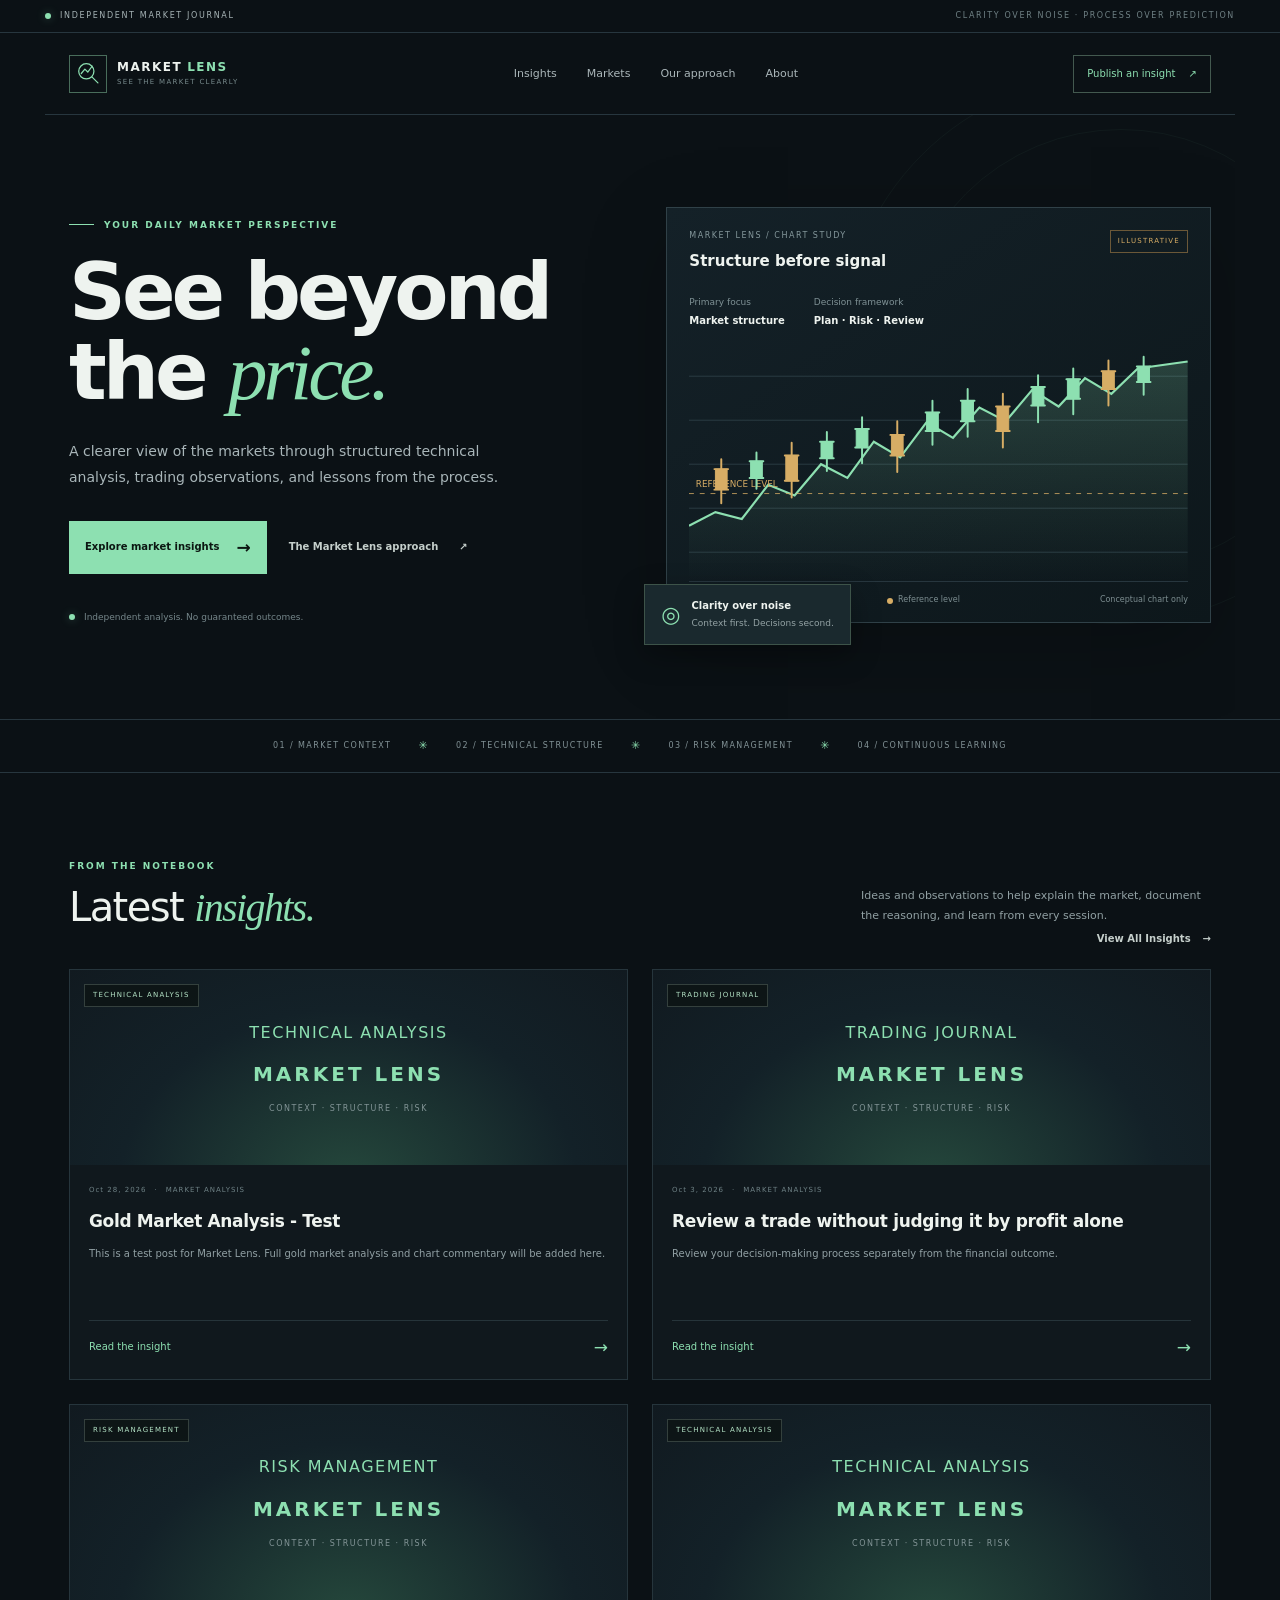
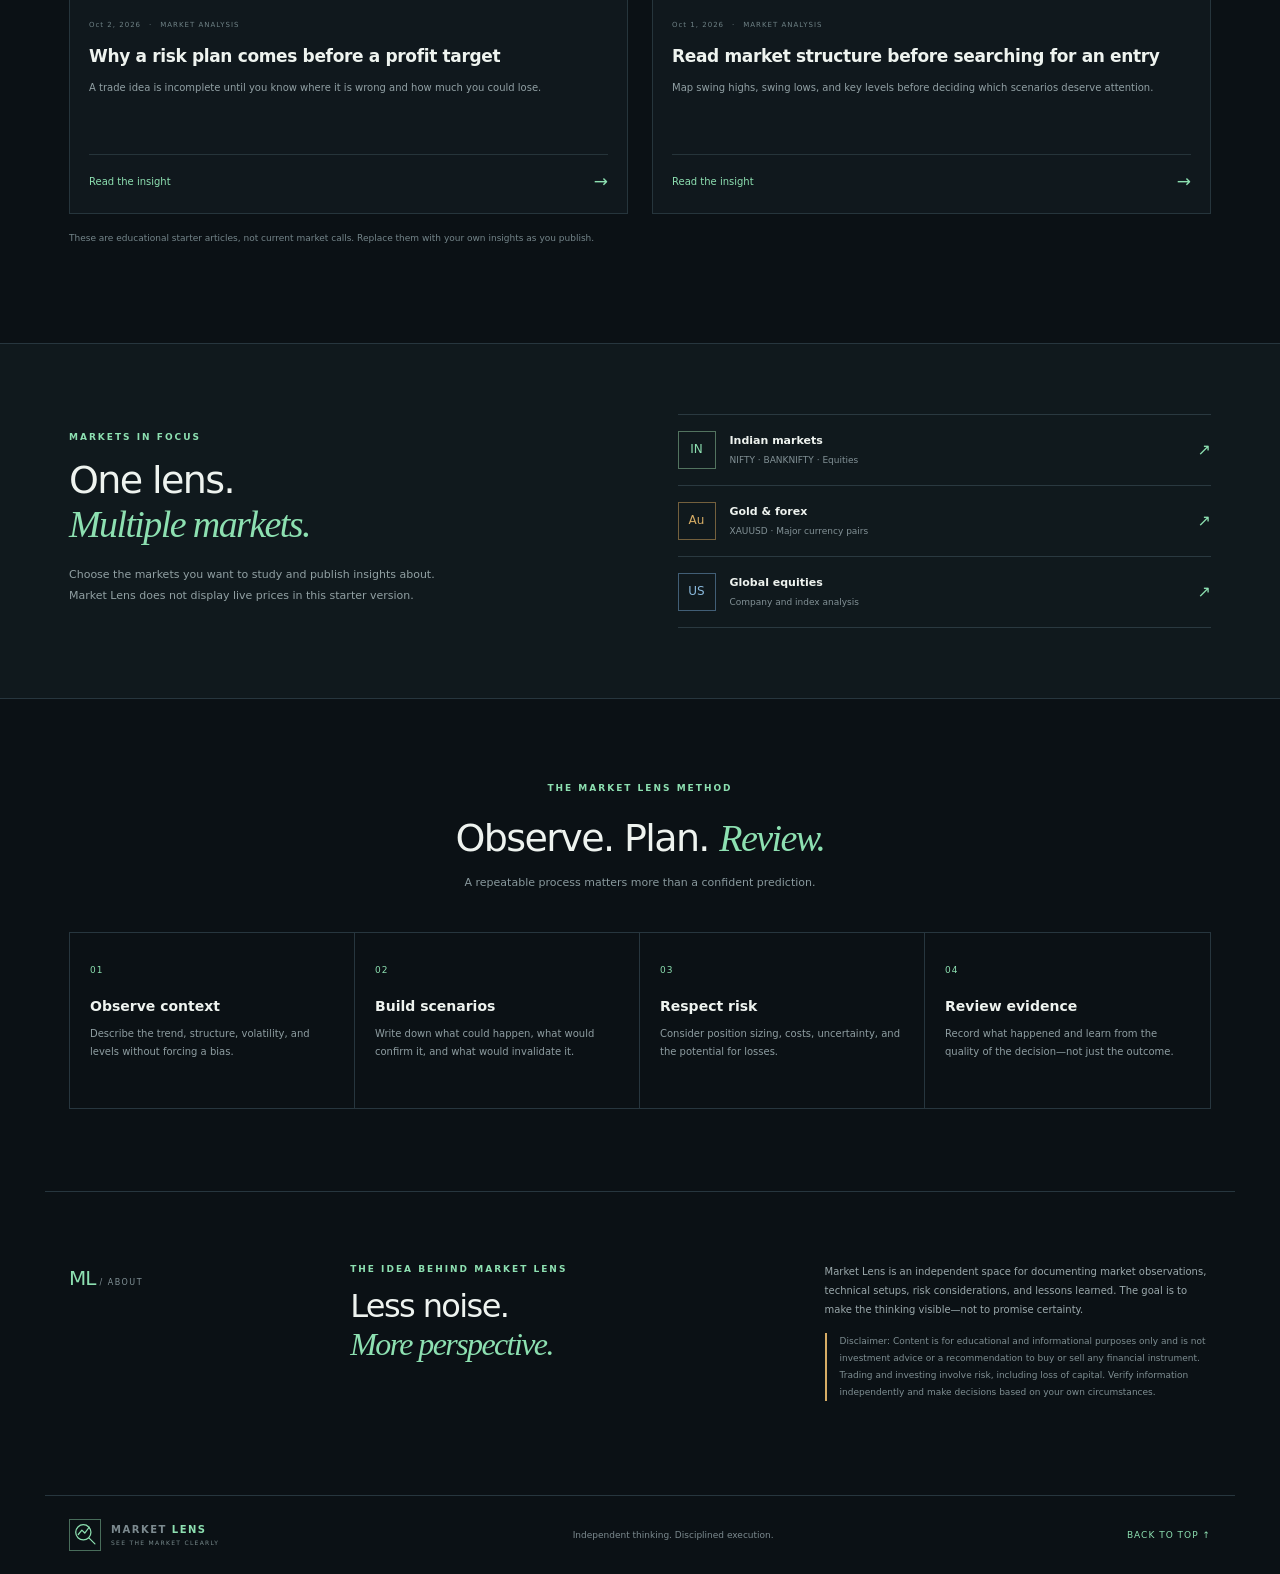
<file: index.html>
<!doctype html>
<html lang="en">
<head>
  <meta charset="utf-8">
  <meta name="viewport" content="width=device-width, initial-scale=1">
  <meta name="description" content="Market Lens — daily market observations, technical analysis, trading ideas, and lessons in risk management.">
  <meta name="theme-color" content="#0b1115">
  <title>Market Lens — Trading Insights</title>
  <link rel="icon" href="assets/favicon.svg" type="image/svg+xml">
  <link rel="stylesheet" href="style.css">
</head>
<body>
  <div class="announcement"><span class="status-dot"></span> INDEPENDENT MARKET JOURNAL <span class="announcement-right">CLARITY OVER NOISE · PROCESS OVER PREDICTION</span></div>
  <header class="header">
    <a class="brand" href="#home" aria-label="Market Lens home"><span class="brand-icon"><svg viewBox="0 0 40 40" aria-hidden="true"><circle cx="17" cy="17" r="10.5"/><path d="m25 25 8 8M10 20l5-6 4 4 6-8"/></svg></span><span class="brand-name">MARKET<span>LENS</span><small>SEE THE MARKET CLEARLY</small></span></a>
    <button class="menu-toggle" id="menuToggle" aria-label="Toggle navigation" aria-expanded="false">☰</button>
    <nav class="nav" id="nav"><a href="#insights">Insights</a><a href="#markets">Markets</a><a href="#method">Our approach</a><a href="#about">About</a></nav>
    <a class="header-button" href="https://app.pagescms.org/" target="_blank" rel="noopener">Publish an insight <span>↗</span></a>
  </header>

  <main id="home">
    <section class="hero">
      <div class="hero-content">
        <p class="eyebrow"><span></span> YOUR DAILY MARKET PERSPECTIVE</p>
        <h1>See beyond<br>the <em>price.</em></h1>
        <p class="hero-lede">A clearer view of the markets through structured technical analysis, trading observations, and lessons from the process.</p>
        <div class="hero-buttons"><a class="button primary" href="#insights">Explore market insights <span>→</span></a><a class="button text-button" href="#method">The Market Lens approach <span>↗</span></a></div>
        <div class="hero-footnote"><span class="status-dot"></span> Independent analysis. No guaranteed outcomes.</div>
      </div>
      <div class="hero-art">
        <div class="chart-window">
          <div class="window-head"><div class="window-title"><span class="window-kicker">MARKET LENS / CHART STUDY</span><strong>Structure before signal</strong></div><span class="pill">ILLUSTRATIVE</span></div>
          <div class="chart-metrics"><div><small>Primary focus</small><strong>Market structure</strong></div><div><small>Decision framework</small><strong>Plan · Risk · Review</strong></div></div>
          <svg class="candles" viewBox="0 0 510 245" role="img" aria-label="Decorative illustrative candlestick chart, not live market data">
            <defs><linearGradient id="chartFill" x1="0" y1="0" x2="0" y2="1"><stop offset="0" stop-color="#8de0b1" stop-opacity=".2"/><stop offset="1" stop-color="#8de0b1" stop-opacity="0"/></linearGradient></defs>
            <g class="gridlines"><path d="M0 35H510M0 80H510M0 125H510M0 170H510M0 215H510"/></g>
            <path class="chart-area" d="M0 188 L27 174 L54 181 L81 146 L108 157 L135 125 L162 139 L189 102 L216 118 L243 82 L270 98 L297 67 L324 81 L351 49 L378 66 L405 37 L432 53 L459 27 L510 20 L510 245 L0 245Z"/>
            <path class="chart-line" d="M0 188 L27 174 L54 181 L81 146 L108 157 L135 125 L162 139 L189 102 L216 118 L243 82 L270 98 L297 67 L324 81 L351 49 L378 66 L405 37 L432 53 L459 27 L510 20"/>
            <path class="level" d="M0 155H510"/><text x="7" y="148" class="level-label">REFERENCE LEVEL</text>
            <g class="candle-set">
              <path d="M33 120V165M26 130H40M26 151H40" class="down"/><rect x="27" y="130" width="12" height="21" class="down-fill"/>
              <path d="M69 113V150M62 122H76M62 139H76" class="up"/><rect x="63" y="122" width="12" height="17" class="up-fill"/>
              <path d="M105 103V159M98 116H112M98 142H112" class="down"/><rect x="99" y="116" width="12" height="26" class="down-fill"/>
              <path d="M141 92V132M134 102H148M134 119H148" class="up"/><rect x="135" y="102" width="12" height="17" class="up-fill"/>
              <path d="M177 77V124M170 89H184M170 108H184" class="up"/><rect x="171" y="89" width="12" height="19" class="up-fill"/>
              <path d="M213 81V133M206 95H220M206 116H220" class="down"/><rect x="207" y="95" width="12" height="21" class="down-fill"/>
              <path d="M249 60V105M242 72H256M242 91H256" class="up"/><rect x="243" y="72" width="12" height="19" class="up-fill"/>
              <path d="M285 48V97M278 60H292M278 81H292" class="up"/><rect x="279" y="60" width="12" height="21" class="up-fill"/>
              <path d="M321 53V108M314 66H328M314 91H328" class="down"/><rect x="315" y="66" width="12" height="25" class="down-fill"/>
              <path d="M357 34V82M350 46H364M350 65H364" class="up"/><rect x="351" y="46" width="12" height="19" class="up-fill"/>
              <path d="M393 27V74M386 38H400M386 58H400" class="up"/><rect x="387" y="38" width="12" height="20" class="up-fill"/>
              <path d="M429 19V65M422 30H436M422 48H436" class="down"/><rect x="423" y="30" width="12" height="18" class="down-fill"/>
              <path d="M465 15V54M458 25H472M458 41H472" class="up"/><rect x="459" y="25" width="12" height="16" class="up-fill"/>
            </g>
          </svg>
          <div class="chart-legend"><span><i class="legend-up"></i> Price action</span><span><i class="legend-level"></i> Reference level</span><span>Conceptual chart only</span></div>
        </div>
        <div class="floating-card"><span class="floating-icon">◎</span><div><strong>Clarity over noise</strong><small>Context first. Decisions second.</small></div></div>
        <div class="art-orbit orbit-one"></div><div class="art-orbit orbit-two"></div>
      </div>
    </section>

    <div class="principles"><span>01 / MARKET CONTEXT</span><b>✳</b><span>02 / TECHNICAL STRUCTURE</span><b>✳</b><span>03 / RISK MANAGEMENT</span><b>✳</b><span>04 / CONTINUOUS LEARNING</span></div>

    <section class="section insights-section" id="insights">
      <div class="section-heading"><div><p class="eyebrow">FROM THE NOTEBOOK</p><h2>Latest <em>insights.</em></h2></div><p class="section-description">Ideas and observations to help explain the market, document the reasoning, and learn from every session.</p></div>
      <div class="insights-archive-link"><a class="button text-button" href="insights.html">View All Insights <span aria-hidden="true">→</span></a></div>
      <div class="post-grid">
        <p class="loading-posts">Loading the latest market insights…</p>
      </div>
      <p class="starter-note">These are educational starter articles, not current market calls. Replace them with your own insights as you publish.</p>
    </section>

    <section class="markets-section" id="markets"><div class="markets-inner"><div><p class="eyebrow">MARKETS IN FOCUS</p><h2>One lens.<br><em>Multiple markets.</em></h2><p class="section-description">Choose the markets you want to study and publish insights about. Market Lens does not display live prices in this starter version.</p></div><div class="market-list"><div><span class="market-symbol">IN</span><span><strong>Indian markets</strong><small>NIFTY · BANKNIFTY · Equities</small></span><span class="market-arrow">↗</span></div><div><span class="market-symbol gold">Au</span><span><strong>Gold & forex</strong><small>XAUUSD · Major currency pairs</small></span><span class="market-arrow">↗</span></div><div><span class="market-symbol blue">US</span><span><strong>Global equities</strong><small>Company and index analysis</small></span><span class="market-arrow">↗</span></div></div></div></section>

    <section class="method-section" id="method"><div class="method-heading"><p class="eyebrow">THE MARKET LENS METHOD</p><h2>Observe. Plan. <em>Review.</em></h2><p>A repeatable process matters more than a confident prediction.</p></div><div class="method-grid"><div><span>01</span><h3>Observe context</h3><p>Describe the trend, structure, volatility, and levels without forcing a bias.</p></div><div><span>02</span><h3>Build scenarios</h3><p>Write down what could happen, what would confirm it, and what would invalidate it.</p></div><div><span>03</span><h3>Respect risk</h3><p>Consider position sizing, costs, uncertainty, and the potential for losses.</p></div><div><span>04</span><h3>Review evidence</h3><p>Record what happened and learn from the quality of the decision—not just the outcome.</p></div></div></section>

    <section class="about-section" id="about"><div class="about-mark">ML<span> / ABOUT</span></div><div><p class="eyebrow">THE IDEA BEHIND MARKET LENS</p><h2>Less noise.<br><em>More perspective.</em></h2></div><div class="about-copy"><p>Market Lens is an independent space for documenting market observations, technical setups, risk considerations, and lessons learned. The goal is to make the thinking visible—not to promise certainty.</p><p class="disclaimer">Disclaimer: Content is for educational and informational purposes only and is not investment advice or a recommendation to buy or sell any financial instrument. Trading and investing involve risk, including loss of capital. Verify information independently and make decisions based on your own circumstances.</p></div></section>
  </main>
  <footer><a class="brand footer-brand" href="#home"><span class="brand-icon"><svg viewBox="0 0 40 40" aria-hidden="true"><circle cx="17" cy="17" r="10.5"/><path d="m25 25 8 8M10 20l5-6 4 4 6-8"/></svg></span><span class="brand-name">MARKET<span>LENS</span><small>SEE THE MARKET CLEARLY</small></span></a><span class="footer-line">Independent thinking. Disciplined execution.</span><a class="back-top" href="#home">BACK TO TOP ↑</a></footer>
  <script src="script.js"></script>
</body>
</html>
</file>
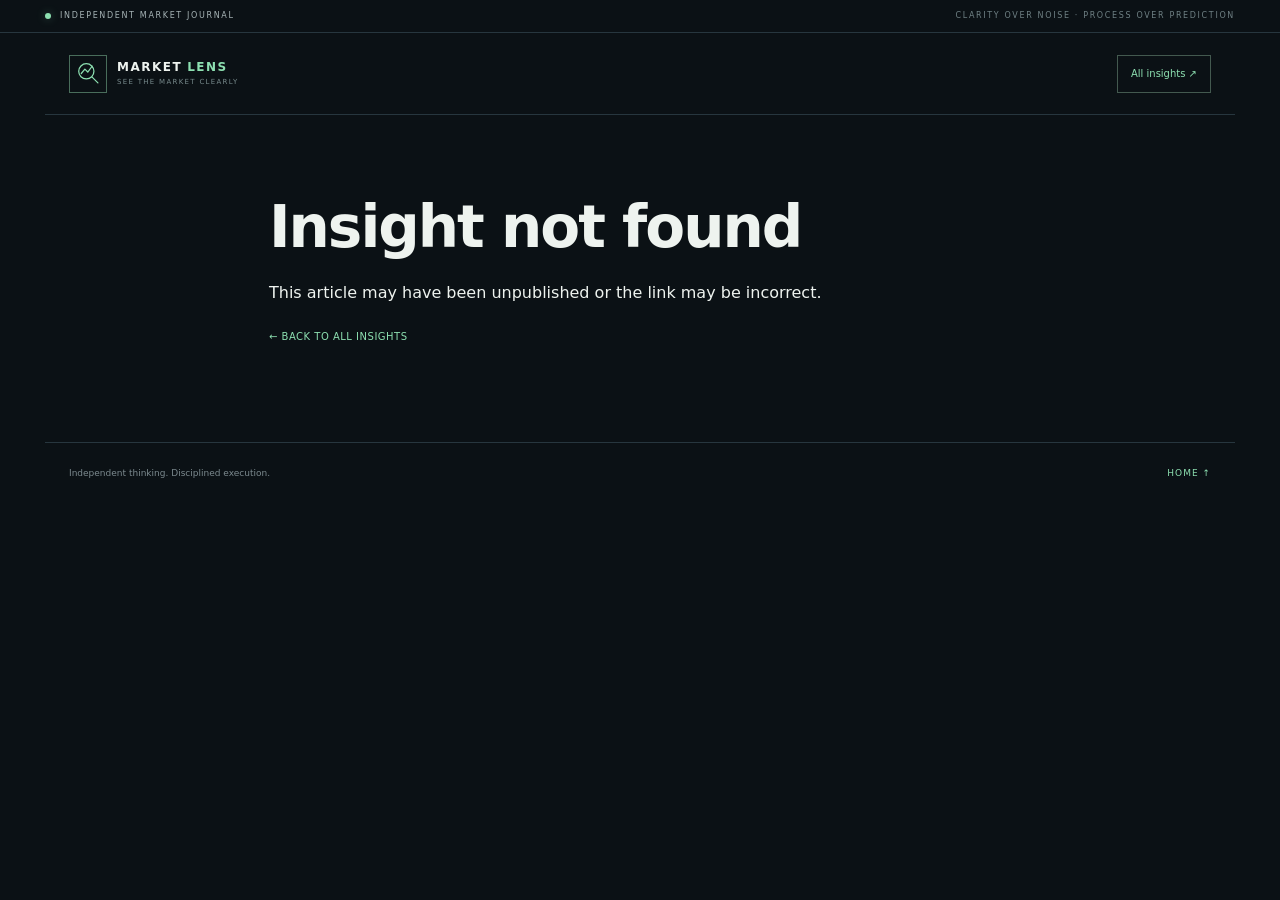
<file: article.html>
<!doctype html>
<html lang="en"><head><meta charset="utf-8"><meta name="viewport" content="width=device-width, initial-scale=1"><meta name="description" content="Market Lens market analysis and trading journal."><meta name="theme-color" content="#0b1115"><title>Market insight | Market Lens</title><link rel="icon" href="assets/favicon.svg" type="image/svg+xml"><link rel="stylesheet" href="style.css"></head><body><div class="announcement"><span class="status-dot"></span> INDEPENDENT MARKET JOURNAL <span class="announcement-right">CLARITY OVER NOISE · PROCESS OVER PREDICTION</span></div><header class="header"><a class="brand" href="index.html"><span class="brand-icon"><svg viewBox="0 0 40 40" aria-hidden="true"><circle cx="17" cy="17" r="10.5"/><path d="m25 25 8 8M10 20l5-6 4 4 6-8"/></svg></span><span class="brand-name">MARKET<span>LENS</span><small>SEE THE MARKET CLEARLY</small></span></a><a class="header-button" href="index.html#insights">All insights ↗</a></header><main class="article" id="dynamicArticle"><p class="loading-posts">Loading insight…</p></main><footer><span>Independent thinking. Disciplined execution.</span><a class="back-top" href="index.html">HOME ↑</a></footer><script src="script.js"></script></body></html>
</file>
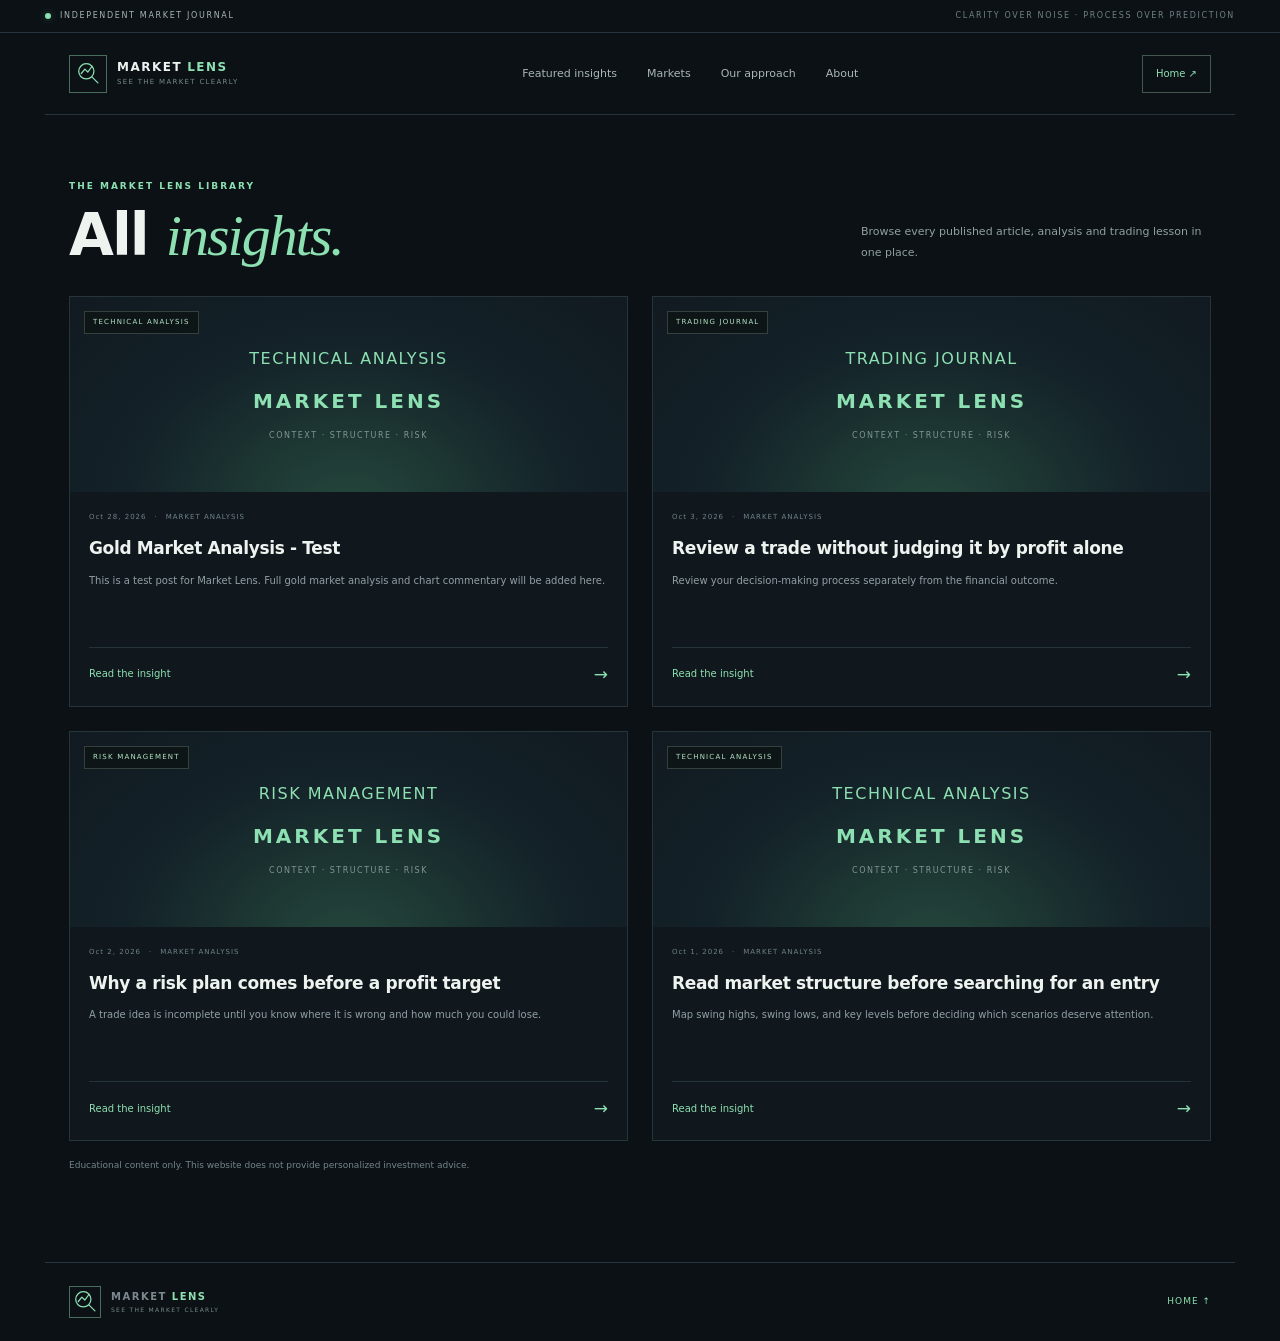
<file: insights.html>
<!doctype html>
<html lang="en">
<head>
  <meta charset="utf-8">
  <meta name="viewport" content="width=device-width, initial-scale=1">
  <meta name="description" content="Browse all educational market insights from Market Lens.">
  <meta name="theme-color" content="#0b1115">
  <title>All Insights | Market Lens</title>
  <link rel="icon" href="assets/favicon.svg" type="image/svg+xml">
  <link rel="stylesheet" href="style.css">
</head>
<body class="archive-page">
  <div class="announcement"><span class="status-dot"></span> INDEPENDENT MARKET JOURNAL <span class="announcement-right">CLARITY OVER NOISE · PROCESS OVER PREDICTION</span></div>
  <header class="header">
    <a class="brand" href="index.html" aria-label="Market Lens home"><span class="brand-icon"><svg viewBox="0 0 40 40" aria-hidden="true"><circle cx="17" cy="17" r="10.5"/><path d="m25 25 8 8M10 20l5-6 4 4 6-8"/></svg></span><span class="brand-name">MARKET<span>LENS</span><small>SEE THE MARKET CLEARLY</small></span></a>
    <button class="menu-toggle" id="menuToggle" aria-label="Toggle navigation" aria-expanded="false">☰</button>
    <nav class="nav" id="nav"><a href="index.html#insights">Featured insights</a><a href="index.html#markets">Markets</a><a href="index.html#method">Our approach</a><a href="index.html#about">About</a></nav>
    <a class="header-button" href="index.html">Home ↗</a>
  </header>
  <main class="section insights-section archive-main">
    <div class="section-heading"><div><p class="eyebrow">THE MARKET LENS LIBRARY</p><h1 class="archive-title">All <em>insights.</em></h1></div><p class="section-description">Browse every published article, analysis and trading lesson in one place.</p></div>
    <div class="post-grid"><p class="loading-posts">Loading all insights…</p></div>
    <p class="starter-note">Educational content only. This website does not provide personalized investment advice.</p>
  </main>
  <footer><a class="brand footer-brand" href="index.html"><span class="brand-icon"><svg viewBox="0 0 40 40" aria-hidden="true"><circle cx="17" cy="17" r="10.5"/><path d="m25 25 8 8M10 20l5-6 4 4 6-8"/></svg></span><span class="brand-name">MARKET<span>LENS</span><small>SEE THE MARKET CLEARLY</small></span></a><a class="back-top" href="index.html">HOME ↑</a></footer>
  <script src="script.js"></script>
</body>
</html>
</file>
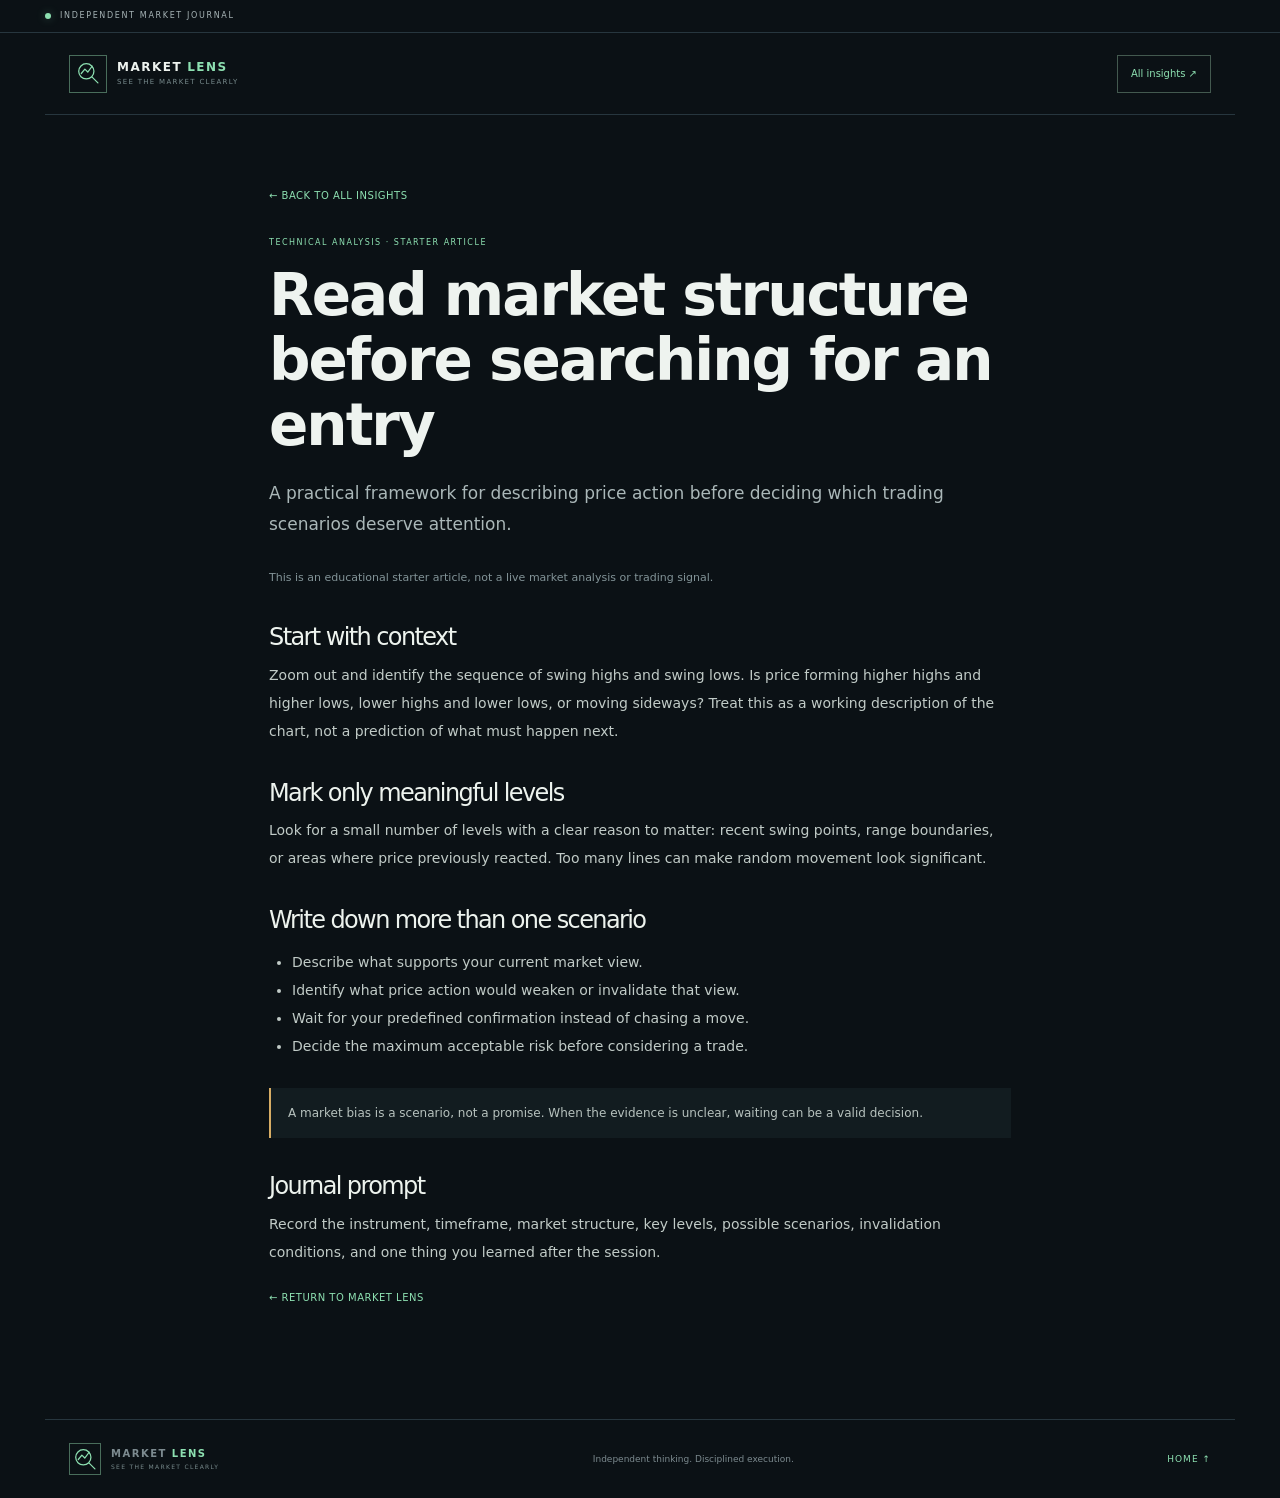
<file: posts/market-structure.html>
<!doctype html>
<html lang="en"><head><meta charset="utf-8"><meta name="viewport" content="width=device-width, initial-scale=1"><meta name="description" content="An educational framework for reading market structure."><title>Market Structure | Market Lens</title><link rel="icon" href="../assets/favicon.svg" type="image/svg+xml"><link rel="stylesheet" href="../style.css"><style>.article{max-width:790px;margin:auto;padding:66px 24px 95px}.article-back{font-size:10px;color:var(--green);letter-spacing:.5px}.article .article-label{font-size:8px;letter-spacing:1.5px;color:var(--green);margin-top:30px}.article h1{font-size:clamp(37px,5vw,58px);line-height:1.12;letter-spacing:-2px;margin:14px 0 20px}.article .lede{font-size:17px;line-height:1.8;color:#aab7b8}.article-body{color:#c1cbc7;font-size:14px;line-height:2}.article-body h2{font-size:24px;margin:34px 0 9px}.article-body ul{padding-left:23px}.article-callout{border-left:2px solid var(--gold);padding:13px 17px;background:#121c20;color:#b7c2be;font-size:12px}.article-body .note{color:#839498;font-size:11px}</style></head><body><div class="announcement"><span class="status-dot"></span> INDEPENDENT MARKET JOURNAL</div><header class="header"><a class="brand" href="../index.html"><span class="brand-icon"><svg viewBox="0 0 40 40"><circle cx="17" cy="17" r="10.5"/><path d="m25 25 8 8M10 20l5-6 4 4 6-8"/></svg></span><span class="brand-name">MARKET<span>LENS</span><small>SEE THE MARKET CLEARLY</small></span></a><a class="header-button" href="../index.html#insights">All insights ↗</a></header><main class="article"><a class="article-back" href="../index.html#insights">← BACK TO ALL INSIGHTS</a><p class="article-label">TECHNICAL ANALYSIS · STARTER ARTICLE</p><h1>Read market structure before searching for an entry</h1><p class="lede">A practical framework for describing price action before deciding which trading scenarios deserve attention.</p><div class="article-body"><p class="note">This is an educational starter article, not a live market analysis or trading signal.</p><h2>Start with context</h2><p>Zoom out and identify the sequence of swing highs and swing lows. Is price forming higher highs and higher lows, lower highs and lower lows, or moving sideways? Treat this as a working description of the chart, not a prediction of what must happen next.</p><h2>Mark only meaningful levels</h2><p>Look for a small number of levels with a clear reason to matter: recent swing points, range boundaries, or areas where price previously reacted. Too many lines can make random movement look significant.</p><h2>Write down more than one scenario</h2><ul><li>Describe what supports your current market view.</li><li>Identify what price action would weaken or invalidate that view.</li><li>Wait for your predefined confirmation instead of chasing a move.</li><li>Decide the maximum acceptable risk before considering a trade.</li></ul><div class="article-callout">A market bias is a scenario, not a promise. When the evidence is unclear, waiting can be a valid decision.</div><h2>Journal prompt</h2><p>Record the instrument, timeframe, market structure, key levels, possible scenarios, invalidation conditions, and one thing you learned after the session.</p></div><p><a class="article-back" href="../index.html#insights">← RETURN TO MARKET LENS</a></p></main><footer><a class="brand footer-brand" href="../index.html"><span class="brand-icon"><svg viewBox="0 0 40 40"><circle cx="17" cy="17" r="10.5"/><path d="m25 25 8 8M10 20l5-6 4 4 6-8"/></svg></span><span class="brand-name">MARKET<span>LENS</span><small>SEE THE MARKET CLEARLY</small></span></a><span class="footer-line">Independent thinking. Disciplined execution.</span><a class="back-top" href="../index.html">HOME ↑</a></footer></body></html>
</file>
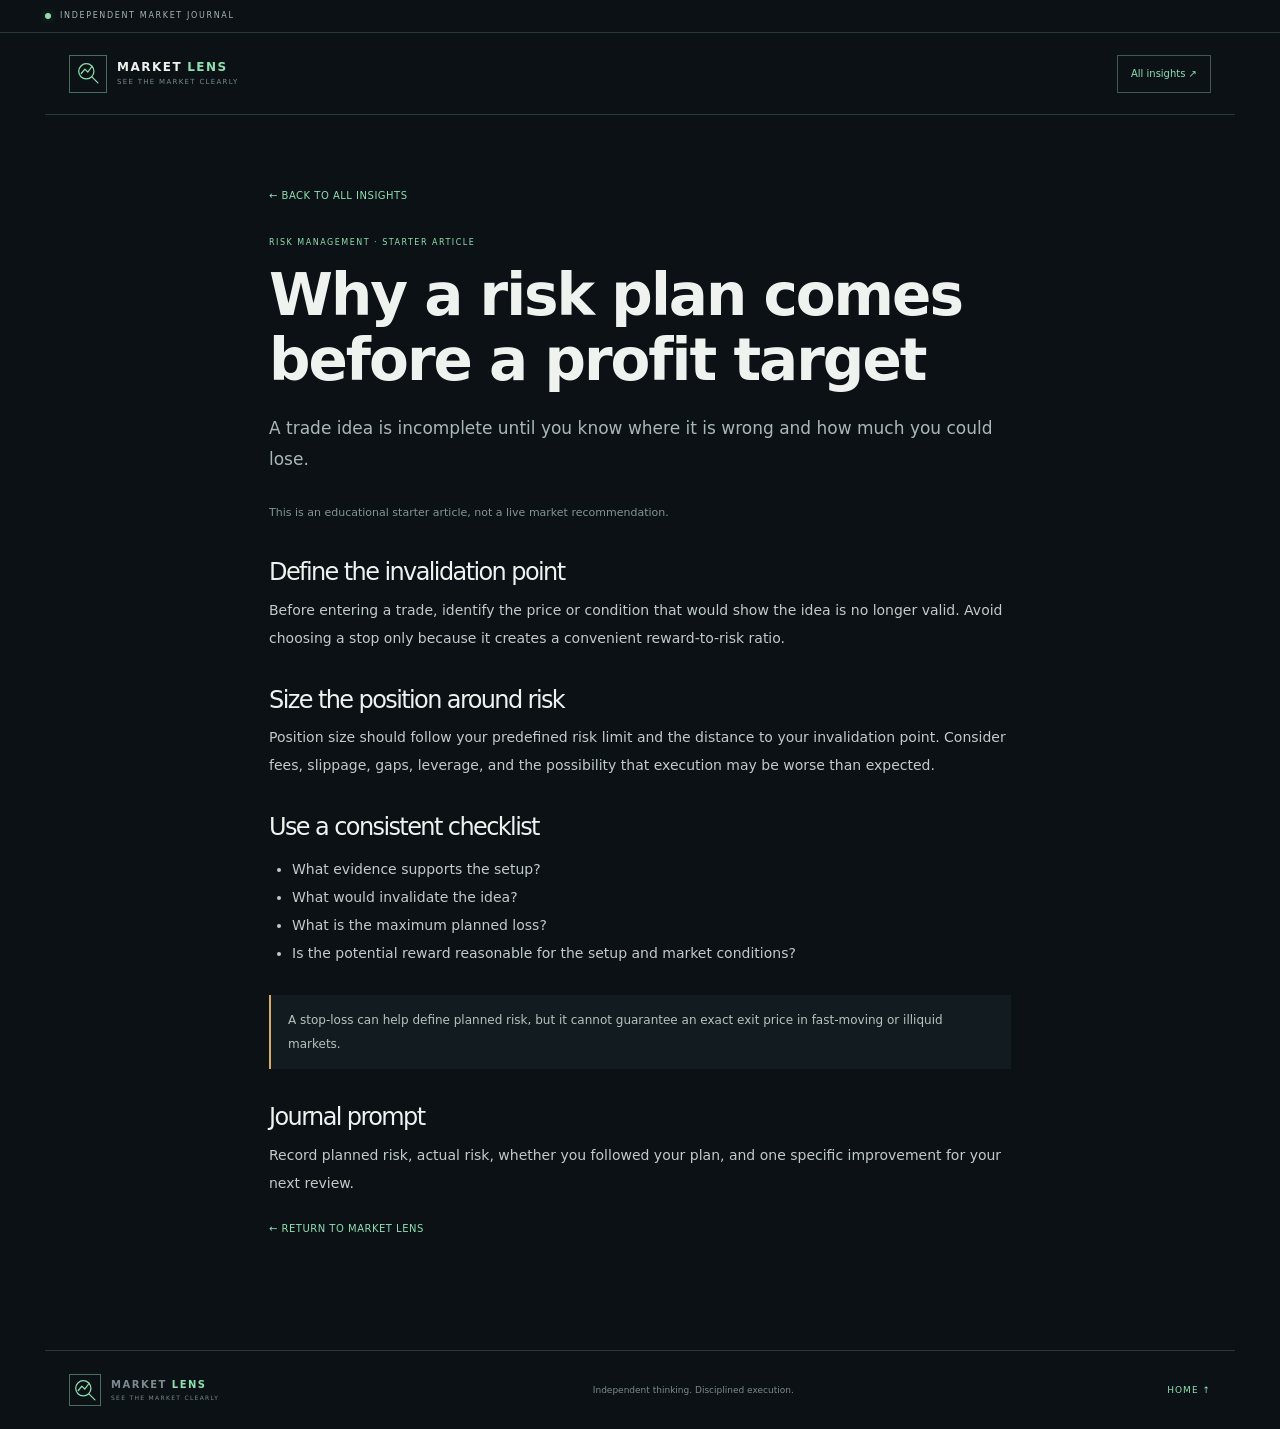
<file: posts/risk-management.html>
<!doctype html>
<html lang="en"><head><meta charset="utf-8"><meta name="viewport" content="width=device-width, initial-scale=1"><title>Risk Management | Market Lens</title><link rel="icon" href="../assets/favicon.svg" type="image/svg+xml"><link rel="stylesheet" href="../style.css"><style>.article{max-width:790px;margin:auto;padding:66px 24px 95px}.article-back{font-size:10px;color:var(--green)}.article .article-label{font-size:8px;letter-spacing:1.5px;color:var(--green);margin-top:30px}.article h1{font-size:clamp(37px,5vw,58px);line-height:1.12;letter-spacing:-2px;margin:14px 0 20px}.article .lede{font-size:17px;line-height:1.8;color:#aab7b8}.article-body{color:#c1cbc7;font-size:14px;line-height:2}.article-body h2{font-size:24px;margin:34px 0 9px}.article-body ul{padding-left:23px}.article-callout{border-left:2px solid var(--gold);padding:13px 17px;background:#121c20;color:#b7c2be;font-size:12px}.article-body .note{color:#839498;font-size:11px}</style></head><body><div class="announcement"><span class="status-dot"></span> INDEPENDENT MARKET JOURNAL</div><header class="header"><a class="brand" href="../index.html"><span class="brand-icon"><svg viewBox="0 0 40 40"><circle cx="17" cy="17" r="10.5"/><path d="m25 25 8 8M10 20l5-6 4 4 6-8"/></svg></span><span class="brand-name">MARKET<span>LENS</span><small>SEE THE MARKET CLEARLY</small></span></a><a class="header-button" href="../index.html#insights">All insights ↗</a></header><main class="article"><a class="article-back" href="../index.html#insights">← BACK TO ALL INSIGHTS</a><p class="article-label">RISK MANAGEMENT · STARTER ARTICLE</p><h1>Why a risk plan comes before a profit target</h1><p class="lede">A trade idea is incomplete until you know where it is wrong and how much you could lose.</p><div class="article-body"><p class="note">This is an educational starter article, not a live market recommendation.</p><h2>Define the invalidation point</h2><p>Before entering a trade, identify the price or condition that would show the idea is no longer valid. Avoid choosing a stop only because it creates a convenient reward-to-risk ratio.</p><h2>Size the position around risk</h2><p>Position size should follow your predefined risk limit and the distance to your invalidation point. Consider fees, slippage, gaps, leverage, and the possibility that execution may be worse than expected.</p><h2>Use a consistent checklist</h2><ul><li>What evidence supports the setup?</li><li>What would invalidate the idea?</li><li>What is the maximum planned loss?</li><li>Is the potential reward reasonable for the setup and market conditions?</li></ul><div class="article-callout">A stop-loss can help define planned risk, but it cannot guarantee an exact exit price in fast-moving or illiquid markets.</div><h2>Journal prompt</h2><p>Record planned risk, actual risk, whether you followed your plan, and one specific improvement for your next review.</p></div><p><a class="article-back" href="../index.html#insights">← RETURN TO MARKET LENS</a></p></main><footer><a class="brand footer-brand" href="../index.html"><span class="brand-icon"><svg viewBox="0 0 40 40"><circle cx="17" cy="17" r="10.5"/><path d="m25 25 8 8M10 20l5-6 4 4 6-8"/></svg></span><span class="brand-name">MARKET<span>LENS</span><small>SEE THE MARKET CLEARLY</small></span></a><span class="footer-line">Independent thinking. Disciplined execution.</span><a class="back-top" href="../index.html">HOME ↑</a></footer></body></html>
</file>
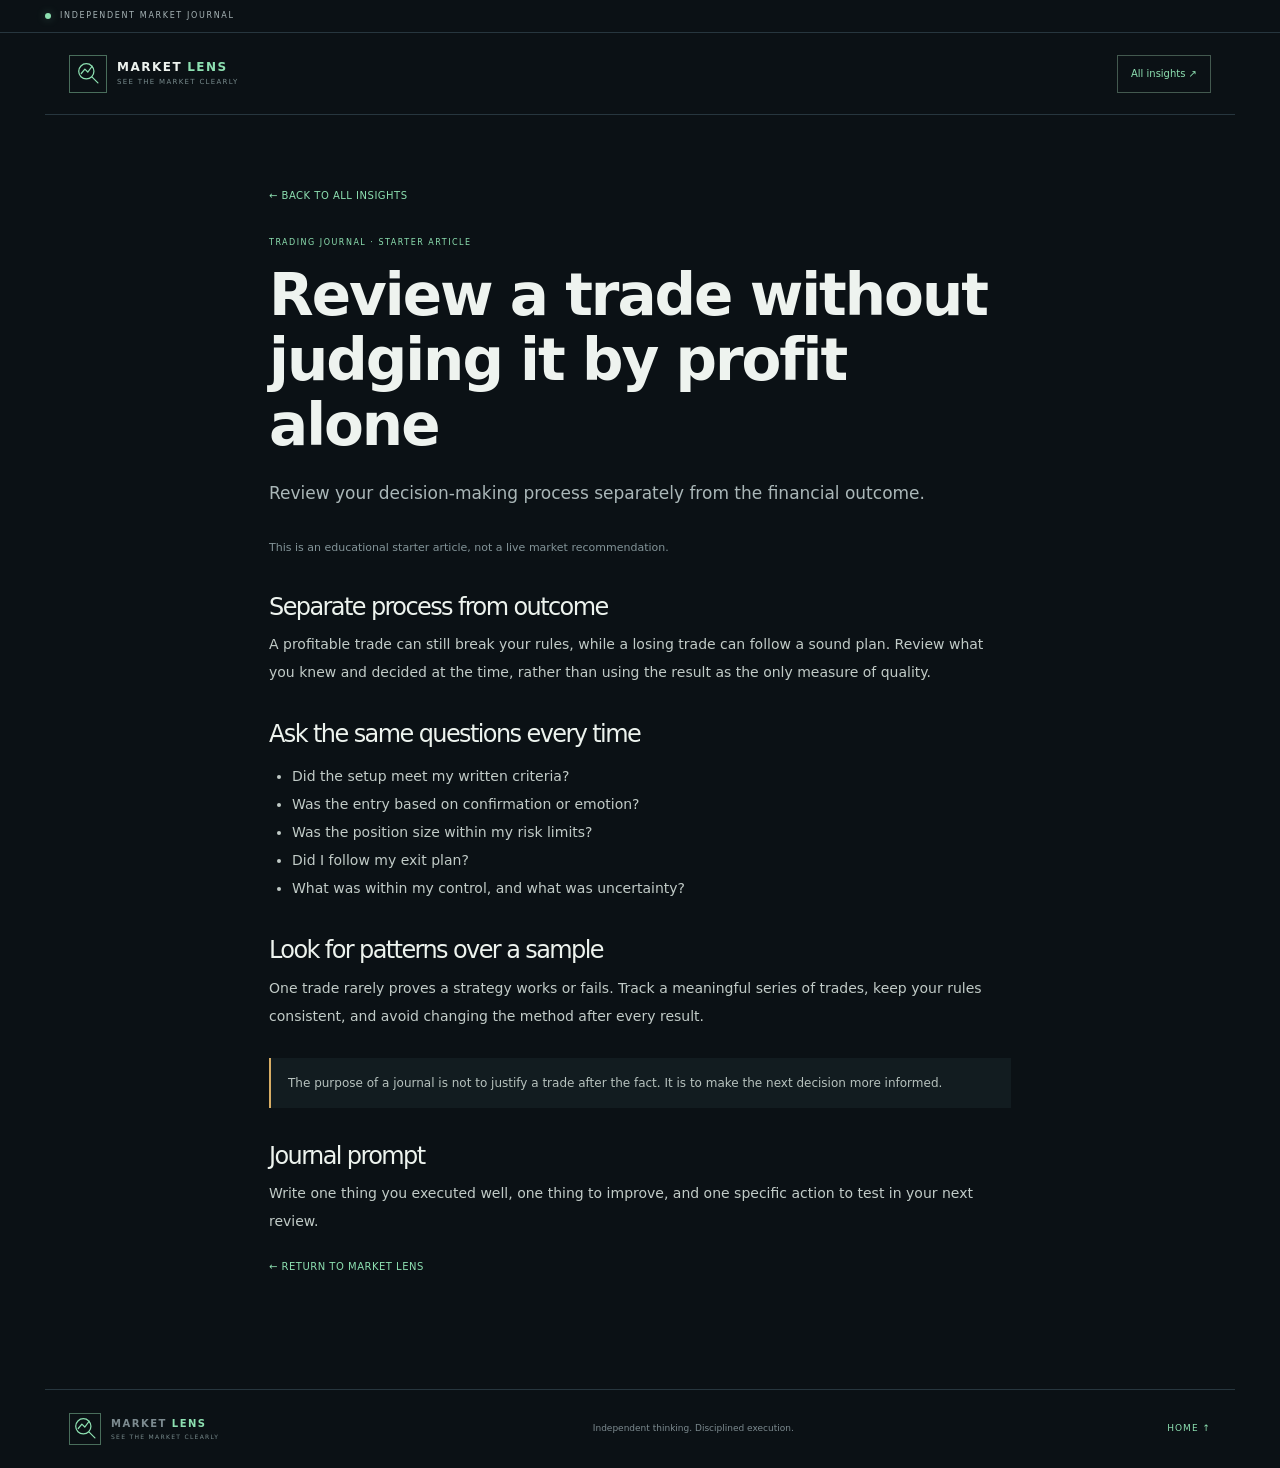
<file: posts/trade-review.html>
<!doctype html>
<html lang="en"><head><meta charset="utf-8"><meta name="viewport" content="width=device-width, initial-scale=1"><title>Trade Review | Market Lens</title><link rel="icon" href="../assets/favicon.svg" type="image/svg+xml"><link rel="stylesheet" href="../style.css"><style>.article{max-width:790px;margin:auto;padding:66px 24px 95px}.article-back{font-size:10px;color:var(--green)}.article .article-label{font-size:8px;letter-spacing:1.5px;color:var(--green);margin-top:30px}.article h1{font-size:clamp(37px,5vw,58px);line-height:1.12;letter-spacing:-2px;margin:14px 0 20px}.article .lede{font-size:17px;line-height:1.8;color:#aab7b8}.article-body{color:#c1cbc7;font-size:14px;line-height:2}.article-body h2{font-size:24px;margin:34px 0 9px}.article-body ul{padding-left:23px}.article-callout{border-left:2px solid var(--gold);padding:13px 17px;background:#121c20;color:#b7c2be;font-size:12px}.article-body .note{color:#839498;font-size:11px}</style></head><body><div class="announcement"><span class="status-dot"></span> INDEPENDENT MARKET JOURNAL</div><header class="header"><a class="brand" href="../index.html"><span class="brand-icon"><svg viewBox="0 0 40 40"><circle cx="17" cy="17" r="10.5"/><path d="m25 25 8 8M10 20l5-6 4 4 6-8"/></svg></span><span class="brand-name">MARKET<span>LENS</span><small>SEE THE MARKET CLEARLY</small></span></a><a class="header-button" href="../index.html#insights">All insights ↗</a></header><main class="article"><a class="article-back" href="../index.html#insights">← BACK TO ALL INSIGHTS</a><p class="article-label">TRADING JOURNAL · STARTER ARTICLE</p><h1>Review a trade without judging it by profit alone</h1><p class="lede">Review your decision-making process separately from the financial outcome.</p><div class="article-body"><p class="note">This is an educational starter article, not a live market recommendation.</p><h2>Separate process from outcome</h2><p>A profitable trade can still break your rules, while a losing trade can follow a sound plan. Review what you knew and decided at the time, rather than using the result as the only measure of quality.</p><h2>Ask the same questions every time</h2><ul><li>Did the setup meet my written criteria?</li><li>Was the entry based on confirmation or emotion?</li><li>Was the position size within my risk limits?</li><li>Did I follow my exit plan?</li><li>What was within my control, and what was uncertainty?</li></ul><h2>Look for patterns over a sample</h2><p>One trade rarely proves a strategy works or fails. Track a meaningful series of trades, keep your rules consistent, and avoid changing the method after every result.</p><div class="article-callout">The purpose of a journal is not to justify a trade after the fact. It is to make the next decision more informed.</div><h2>Journal prompt</h2><p>Write one thing you executed well, one thing to improve, and one specific action to test in your next review.</p></div><p><a class="article-back" href="../index.html#insights">← RETURN TO MARKET LENS</a></p></main><footer><a class="brand footer-brand" href="../index.html"><span class="brand-icon"><svg viewBox="0 0 40 40"><circle cx="17" cy="17" r="10.5"/><path d="m25 25 8 8M10 20l5-6 4 4 6-8"/></svg></span><span class="brand-name">MARKET<span>LENS</span><small>SEE THE MARKET CLEARLY</small></span></a><span class="footer-line">Independent thinking. Disciplined execution.</span><a class="back-top" href="../index.html">HOME ↑</a></footer></body></html>
</file>
<file: style.css>
:root{--bg:#0b1115;--panel:#111a20;--panel2:#152027;--line:#27363e;--text:#eef3ef;--muted:#9ba9ad;--green:#8de0b1;--gold:#d7ad65;--blue:#8ab9dc;--max:1190px}*{box-sizing:border-box}html{scroll-behavior:smooth;scroll-padding-top:90px}body{margin:0;background:var(--bg);color:var(--text);font-family:Inter,ui-sans-serif,system-ui,-apple-system,BlinkMacSystemFont,"Segoe UI",sans-serif;line-height:1.6}a{color:inherit;text-decoration:none}button{font:inherit}.announcement{height:33px;border-bottom:1px solid var(--line);padding:0 max(calc((100vw - var(--max))/2),24px);display:flex;align-items:center;gap:9px;font-size:8px;letter-spacing:1.65px;color:#a7b4b6}.status-dot{width:6px;height:6px;border-radius:50%;display:inline-block;background:var(--green);box-shadow:0 0 10px #8de0b155;flex-shrink:0}.announcement-right{margin-left:auto;color:#6f8084}.header{height:82px;max-width:var(--max);padding:0 24px;margin:auto;display:flex;align-items:center;justify-content:space-between;border-bottom:1px solid var(--line)}.brand{display:flex;align-items:center;gap:10px}.brand-icon{width:38px;height:38px;border:1px solid #496d5b;display:grid;place-items:center;color:var(--green)}.brand-icon svg{width:29px;height:29px;fill:none;stroke:currentColor;stroke-width:1.7;stroke-linecap:round;stroke-linejoin:round}.brand-name{font-size:12px;font-weight:850;letter-spacing:1.5px;line-height:1.3}.brand-name>span{color:var(--green);margin-left:5px}.brand-name small{display:block;color:#788a8c;font-size:7px;font-weight:500;letter-spacing:1.3px;margin-top:3px}.nav{display:flex;align-items:center;gap:30px;font-size:11px;color:#aab6b9}.nav a:hover{color:var(--green)}.header-button{font-size:10px;color:var(--green);border:1px solid #43594f;padding:10px 13px}.header-button span{margin-left:10px}.menu-toggle{display:none;background:none;border:1px solid var(--line);color:var(--green);padding:6px 10px}.hero{max-width:var(--max);margin:auto;padding:84px 24px 76px;display:grid;grid-template-columns:1fr 1.04fr;gap:54px;align-items:center;overflow:hidden}.eyebrow{font-size:9px;letter-spacing:2px;color:var(--green);font-weight:750;display:flex;align-items:center;gap:10px;margin:0 0 21px}.eyebrow>span{width:25px;height:1px;background:var(--green)}h1{font-size:clamp(50px,6.2vw,79px);line-height:1.01;letter-spacing:-4px;font-weight:550;margin:0 0 25px}h1 em,h2 em{font-family:Georgia,"Times New Roman",serif;font-weight:400;color:var(--green)}.hero-lede{font-size:14px;line-height:1.9;color:#a9b6b9;max-width:455px}.hero-buttons{display:flex;align-items:center;gap:22px;flex-wrap:wrap;margin-top:30px}.button{display:inline-flex;align-items:center;gap:17px;font-size:10px;font-weight:700}.primary{background:var(--green);color:#0c1712;padding:13px 16px}.primary span{font-size:17px}.text-button{color:#c5cfcb}.text-button:hover{color:var(--green)}.text-button span{margin-left:4px}.hero-footnote{display:flex;align-items:center;gap:9px;font-size:9px;color:#75868a;margin-top:36px}.hero-art{position:relative;padding:8px 0 20px 10px}.chart-window{position:relative;z-index:1;border:1px solid #304148;background:linear-gradient(145deg,#142128,#0d171b);padding:22px 22px 15px;box-shadow:0 24px 80px #0003}.window-head{display:flex;align-items:start;justify-content:space-between}.window-kicker{display:block;color:#84979b;font-size:8px;letter-spacing:1.5px;margin-bottom:5px}.window-title strong{font-size:15px;font-weight:550}.pill{font-size:7px;letter-spacing:1.2px;color:var(--gold);border:1px solid #6b5838;padding:5px 7px}.chart-metrics{display:flex;gap:29px;margin-top:22px}.chart-metrics div{display:flex;flex-direction:column;gap:3px}.chart-metrics small{font-size:9px;color:#7f9195}.chart-metrics strong{font-size:10px;font-weight:600}.candles{width:100%;display:block;margin-top:13px}.gridlines{fill:none;stroke:#2b3b42;stroke-width:1}.chart-area{fill:url(#chartFill)}.chart-line{fill:none;stroke:var(--green);stroke-width:2.2}.level{stroke:var(--gold);stroke-dasharray:5 6;opacity:.8}.level-label{font-size:9px;fill:var(--gold)}.up,.up-fill{stroke:var(--green);fill:var(--green)}.down,.down-fill{stroke:var(--gold);fill:var(--gold)}.up,.down{fill:none;stroke-width:2;stroke-linecap:round}.chart-legend{border-top:1px solid var(--line);padding-top:12px;display:flex;justify-content:space-between;gap:8px;color:#7d8e91;font-size:8px}.chart-legend span{display:flex;align-items:center;gap:5px}.legend-up,.legend-level{display:inline-block;width:6px;height:6px;border-radius:50%;background:var(--green)}.legend-level{background:var(--gold)}.floating-card{position:absolute;bottom:-2px;left:-12px;z-index:2;display:flex;align-items:center;gap:11px;background:#1a292e;border:1px solid #3d5349;padding:12px 16px;box-shadow:0 10px 30px #0005}.floating-icon{font-size:22px;color:var(--green)}.floating-card strong,.floating-card small{display:block}.floating-card strong{font-size:10px}.floating-card small{font-size:9px;color:#93a2a4;margin-top:2px}.art-orbit{position:absolute;border:1px solid #8de0b10b;border-radius:50%;pointer-events:none}.orbit-one{width:440px;height:440px;right:-130px;top:-70px}.orbit-two{width:550px;height:550px;right:-180px;top:-125px}.principles{border-block:1px solid var(--line);display:flex;justify-content:center;align-items:center;gap:27px;flex-wrap:wrap;padding:17px 20px;color:#829296;font-size:8px;letter-spacing:1.4px}.principles b{color:var(--green);font-size:11px}.section{max-width:var(--max);margin:auto;padding:86px 24px 88px}.section-heading{display:flex;align-items:end;justify-content:space-between;gap:30px}.section-heading .eyebrow{margin-bottom:11px}h2{font-size:40px;line-height:1.18;letter-spacing:-1.6px;font-weight:520;margin:0}h2 em{color:var(--green)}.section-description{max-width:350px;color:#91a0a3;font-size:11px;line-height:1.9;margin:0 0 4px}.filter-bar{display:flex;gap:8px;flex-wrap:wrap;margin:34px 0 22px}.filter{cursor:pointer;border:1px solid #2c3b42;background:transparent;color:#8e9da1;padding:9px 13px;font-size:10px}.filter:hover,.filter.active{border-color:#60846f;background:#14231e;color:var(--green)}.filter span{color:#61756a;margin-left:7px}.post-grid{display:grid;grid-template-columns:repeat(2,minmax(0,1fr));gap:18px}.post-card{min-width:0;border:1px solid #26353c;background:#10181d;transition:transform .2s,border-color .2s}.post-card:hover{transform:translateY(-3px);border-color:#4b6859}.post-card[hidden]{display:none}.post-art{height:195px;display:block;position:relative;overflow:hidden;background:#17252a}.post-label{position:absolute;top:14px;left:14px;z-index:2;border:1px solid #82968b55;background:#0c1514d9;color:#b5e4c7;padding:5px 8px;font-size:7px;letter-spacing:1.2px}.art-structure{background:radial-gradient(ellipse at 50% 100%,#25483c,#132128 58%,#111a20)}.mini-candles{position:absolute;left:9%;right:8%;top:52px;height:94px;display:flex;align-items:center;justify-content:space-around;border-bottom:1px solid #52645e66;background:repeating-linear-gradient(0deg,transparent 0 22px,#ffffff09 23px 24px)}.mini-candles i{width:7px;position:relative;height:var(--h,35px);background:var(--green);border-radius:1px}.mini-candles i:nth-child(3n){background:var(--gold)}.mini-candles i:before,.mini-candles i:after{content:"";position:absolute;width:1px;height:15px;left:3px;background:inherit;top:-12px}.mini-candles i:after{top:auto;bottom:-10px}.mini-candles i:nth-child(1){--h:22px}.mini-candles i:nth-child(2){--h:35px}.mini-candles i:nth-child(3){--h:27px}.mini-candles i:nth-child(4){--h:43px}.mini-candles i:nth-child(5){--h:33px}.mini-candles i:nth-child(6){--h:50px}.mini-candles i:nth-child(7){--h:40px}.mini-candles i:nth-child(8){--h:61px}.mini-candles i:nth-child(9){--h:48px}.mini-candles i:nth-child(10){--h:67px}.mini-candles i:nth-child(11){--h:58px}.mini-candles i:nth-child(12){--h:75px}.mini-candles i:nth-child(13){--h:62px}.mini-candles i:nth-child(14){--h:84px}.mini-candles i:nth-child(15){--h:73px}.art-caption{position:absolute;bottom:12px;left:14px;color:#829496;font-size:7px;letter-spacing:1.3px}.art-risk{background:linear-gradient(130deg,#22231f,#152128)}.risk-illustration{position:absolute;inset:43px 30px;display:flex;align-items:center;justify-content:center;gap:24px}.risk-circle{width:82px;height:82px;border:1px solid var(--gold);border-radius:50%;display:grid;place-items:center;color:#e2c58d;font-family:Georgia,serif;font-size:23px;position:relative}.risk-circle:before{content:"";position:absolute;inset:7px;border:1px dashed #d7ad6566;border-radius:50%}.risk-circle span{color:var(--green)}.risk-bars{width:100px;display:flex;flex-direction:column;gap:10px}.risk-bars i{height:3px;background:#43564d;width:100%}.risk-bars i:nth-child(2){width:72%;background:var(--green)}.risk-bars i:nth-child(3){width:84%}.risk-bars i:nth-child(4){width:54%;background:var(--gold)}.art-journal{background:linear-gradient(140deg,#1c2b2e,#10191e)}.paper{position:absolute;left:50%;top:50%;transform:translate(-50%,-43%) rotate(-4deg);width:145px;height:130px;background:#d6d5c5;color:#26322e;padding:15px 13px;box-shadow:10px 14px 25px #0005}.paper strong{font-size:8px;letter-spacing:1px}.paper i{display:block;height:2px;background:#9da69a;margin-top:12px;width:100%}.paper i:nth-of-type(2){width:78%}.paper i:nth-of-type(3){width:88%}.paper i:nth-of-type(4){width:62%}.paper b{display:block;font-size:7px;margin-top:12px;color:#466d58}.post-body{padding:20px 19px 18px}.post-meta{display:flex;gap:8px;color:#6f8286;font-size:7px;letter-spacing:1px}.post-body h3{font-size:17px;line-height:1.42;letter-spacing:-.35px;font-weight:550;margin:13px 0 10px}.post-body h3 a:hover{color:var(--green)}.post-body p{font-size:10px;line-height:1.9;color:#91a0a4;min-height:57px;margin:0 0 19px}.read-more{display:flex;align-items:center;justify-content:space-between;border-top:1px solid #26343a;padding-top:13px;font-size:10px;color:var(--green)}.read-more span{font-size:17px}.starter-note{font-size:9px;color:#74858a;margin-top:17px}.markets-section{border-block:1px solid var(--line);background:#10191d}.markets-inner{max-width:var(--max);margin:auto;padding:70px 24px;display:grid;grid-template-columns:1fr 1fr;gap:75px;align-items:center}.markets-inner .eyebrow{margin-bottom:13px}.markets-inner h2{font-size:38px}.markets-inner .section-description{margin-top:18px;max-width:380px}.market-list{border-top:1px solid #2a3940}.market-list>div{display:flex;align-items:center;gap:14px;padding:16px 0;border-bottom:1px solid #2a3940}.market-symbol{width:38px;height:38px;display:grid;place-items:center;border:1px solid #52735f;color:var(--green);font-size:12px}.market-symbol.gold{border-color:#74603d;color:var(--gold)}.market-symbol.blue{border-color:#415e76;color:var(--blue)}.market-list strong,.market-list small{display:block}.market-list strong{font-size:11px;font-weight:600}.market-list small{font-size:9px;color:#829196;margin-top:3px}.market-arrow{margin-left:auto;color:var(--green);font-size:16px}.method-section{max-width:var(--max);margin:auto;padding:82px 24px}.method-heading{text-align:center}.method-heading .eyebrow{justify-content:center}.method-heading h2{font-size:38px}.method-heading>p:last-child{color:#89999d;font-size:11px;margin-top:13px}.method-grid{display:grid;grid-template-columns:repeat(4,1fr);gap:0;margin-top:40px;border:1px solid var(--line)}.method-grid>div{padding:22px 20px;min-height:175px;border-right:1px solid var(--line)}.method-grid>div:last-child{border-right:0}.method-grid span{font-size:9px;letter-spacing:1px;color:var(--green)}.method-grid h3{font-size:14px;font-weight:600;margin:15px 0 8px}.method-grid p{font-size:10px;line-height:1.8;color:#8e9da1;margin:0}.about-section{max-width:var(--max);margin:auto;padding:70px 24px 80px;display:grid;grid-template-columns:.65fr 1.15fr 1fr;gap:30px;align-items:start;border-top:1px solid var(--line)}.about-mark{font-size:20px;color:var(--green);letter-spacing:-1px}.about-mark span{font-size:8px;letter-spacing:1.5px;color:#809095}.about-section .eyebrow{margin-bottom:12px}.about-section h2{font-size:32px}.about-copy p{font-size:10px;line-height:1.9;color:#9ba9ac;margin:0 0 14px}.about-copy .disclaimer{border-left:2px solid var(--gold);padding-left:13px;color:#7e8e92;font-size:9px}footer{border-top:1px solid var(--line);max-width:var(--max);margin:auto;padding:23px 24px;display:flex;align-items:center;justify-content:space-between;gap:15px;color:#7c8a8f;font-size:9px}.footer-brand .brand-icon{width:32px;height:32px}.footer-brand .brand-name{font-size:10px}.footer-brand .brand-name small{font-size:6px}.back-top{letter-spacing:1px;color:var(--green)}.insights-archive-link{display:flex;justify-content:flex-end;margin:0 0 22px}.insights-archive-link .button{display:inline-flex;align-items:center;gap:8px}
@media(max-width:850px){.hero{grid-template-columns:1fr;gap:38px;padding-top:58px}.hero-content{max-width:650px}.hero-art{max-width:620px;width:100%;margin:auto}.section-heading{align-items:start;flex-direction:column}.post-grid{grid-template-columns:repeat(2,minmax(0,1fr))}.post-card:last-child{grid-column:1/-1}.post-card:last-child .post-art{height:220px}.markets-inner{gap:35px}.method-grid{grid-template-columns:repeat(2,1fr)}.method-grid>div:nth-child(2){border-right:0}.method-grid>div:nth-child(-n+2){border-bottom:1px solid var(--line)}.about-section{grid-template-columns:1fr 2fr}.about-copy{grid-column:2}.nav{gap:17px}}@media(max-width:600px){.announcement{padding:0 15px;font-size:7px}.announcement-right{display:none}.header{height:70px;padding:0 16px}.menu-toggle{display:block;margin-left:auto;margin-right:10px}.nav{display:none;position:absolute;top:103px;left:0;right:0;background:#10191d;border-bottom:1px solid var(--line);padding:15px 20px;z-index:5;flex-direction:column;align-items:flex-start;gap:15px}.nav.open{display:flex}.header-button{font-size:9px;padding:8px}.brand-icon{width:33px;height:33px}.brand-name{font-size:10px}.hero{padding:49px 18px 54px}.hero h1{font-size:56px;letter-spacing:-2.8px}.hero-buttons{align-items:flex-start;flex-direction:column;gap:17px}.hero-footnote{flex-wrap:wrap;line-height:1.7}.chart-window{padding:15px}.chart-metrics{gap:15px}.chart-metrics strong{font-size:9px}.chart-legend{flex-wrap:wrap}.floating-card{left:0}.principles{gap:12px;font-size:7px}.principles span:nth-of-type(3),.principles span:nth-of-type(4){display:none}.section{padding:60px 18px}.section-heading h2{font-size:34px}.post-grid{grid-template-columns:1fr}.post-card:last-child{grid-column:auto}.post-card:last-child .post-art{height:195px}.post-body p{min-height:0}.markets-inner{grid-template-columns:1fr;padding:55px 18px;gap:30px}.markets-inner h2,.method-heading h2{font-size:33px}.method-section{padding:60px 18px}.method-grid{grid-template-columns:1fr;margin-top:28px}.method-grid>div{min-height:0;border-right:0;border-bottom:1px solid var(--line)}.method-grid>div:nth-child(3){border-bottom:1px solid var(--line)}.method-grid>div:last-child{border-bottom:0}.about-section{padding:55px 18px;grid-template-columns:1fr;gap:17px}.about-copy{grid-column:auto}.about-section h2{font-size:29px}footer{padding:20px 18px;flex-wrap:wrap}footer .footer-line{order:3;width:100%}}

/* Dynamic CMS-powered article cards */
.loading-posts{grid-column:1/-1;color:#91a0a4;font-size:12px;padding:24px 0}.dynamic-post-art{background:#132128;display:block}.post-chart-image{width:100%;height:195px;object-fit:cover;display:block}.dynamic-art{height:195px;display:flex;flex-direction:column;justify-content:center;align-items:center;gap:13px;background:radial-gradient(ellipse at 50% 110%,#25483c,#132128 58%,#111a20);color:#8de0b1;letter-spacing:1.5px}.dynamic-art b{font-size:20px;letter-spacing:3px}.dynamic-art small{font-size:8px;color:#829496}.dynamic-post-art .post-label{pointer-events:none}.article{max-width:790px;margin:auto;padding:66px 24px 95px}.article-back{font-size:10px;color:var(--green);letter-spacing:.5px}.article .article-label{font-size:8px;letter-spacing:1.5px;color:var(--green);margin-top:30px}.article h1{font-size:clamp(37px,5vw,58px);line-height:1.12;letter-spacing:-2px;margin:14px 0 20px}.article .lede{font-size:17px;line-height:1.8;color:#aab7b8}.article-body{color:#c1cbc7;font-size:14px;line-height:2;margin-top:28px}.article-body h2{font-size:24px;margin:34px 0 9px;color:#edf3ee}.article-chart{margin:28px 0}.article-chart img{display:block;width:100%;height:auto;border:1px solid #2c3b42}.article-chart figcaption{font-size:10px;color:#829196;margin-top:8px}.article-callout{border-left:2px solid var(--gold);padding:13px 17px;background:#121c20;color:#b7c2be;font-size:12px;margin:28px 0}.article-body p{margin:0 0 17px}.article-body br{content:""}@media(max-width:600px){.post-chart-image,.dynamic-art{height:180px}}

/* Homepage featured insights and archive page */
.insights-actions{display:flex;justify-content:center;margin-top:28px}
.insights-actions .button{padding:13px 18px}
.post-grid{grid-template-columns:repeat(2,minmax(0,1fr))}
.post-card[hidden]{display:none!important}
.archive-main{min-height:60vh;padding-top:64px;padding-bottom:80px}
.archive-main .section-heading{margin-bottom:28px}
.archive-title{font-size:clamp(38px,5vw,58px);line-height:1.1;letter-spacing:-2px;margin:0}
.archive-title em{font-family:Georgia,"Times New Roman",serif;font-weight:400;color:var(--green)}
@media(max-width:600px){.post-grid{grid-template-columns:1fr}.insights-actions{justify-content:flex-start}.archive-main{padding:48px 18px 60px}}

@media (max-width: 700px){.post-grid{grid-template-columns:1fr}.insights-archive-link{justify-content:flex-start}}
/* Force two article columns on desktop */
.post-grid {
  display: grid !important;
  grid-template-columns: repeat(2, minmax(0, 1fr)) !important;
  gap: 24px;
}

@media (max-width: 700px) {
  .post-grid {
    grid-template-columns: 1fr !important;
  }
}
</file>
